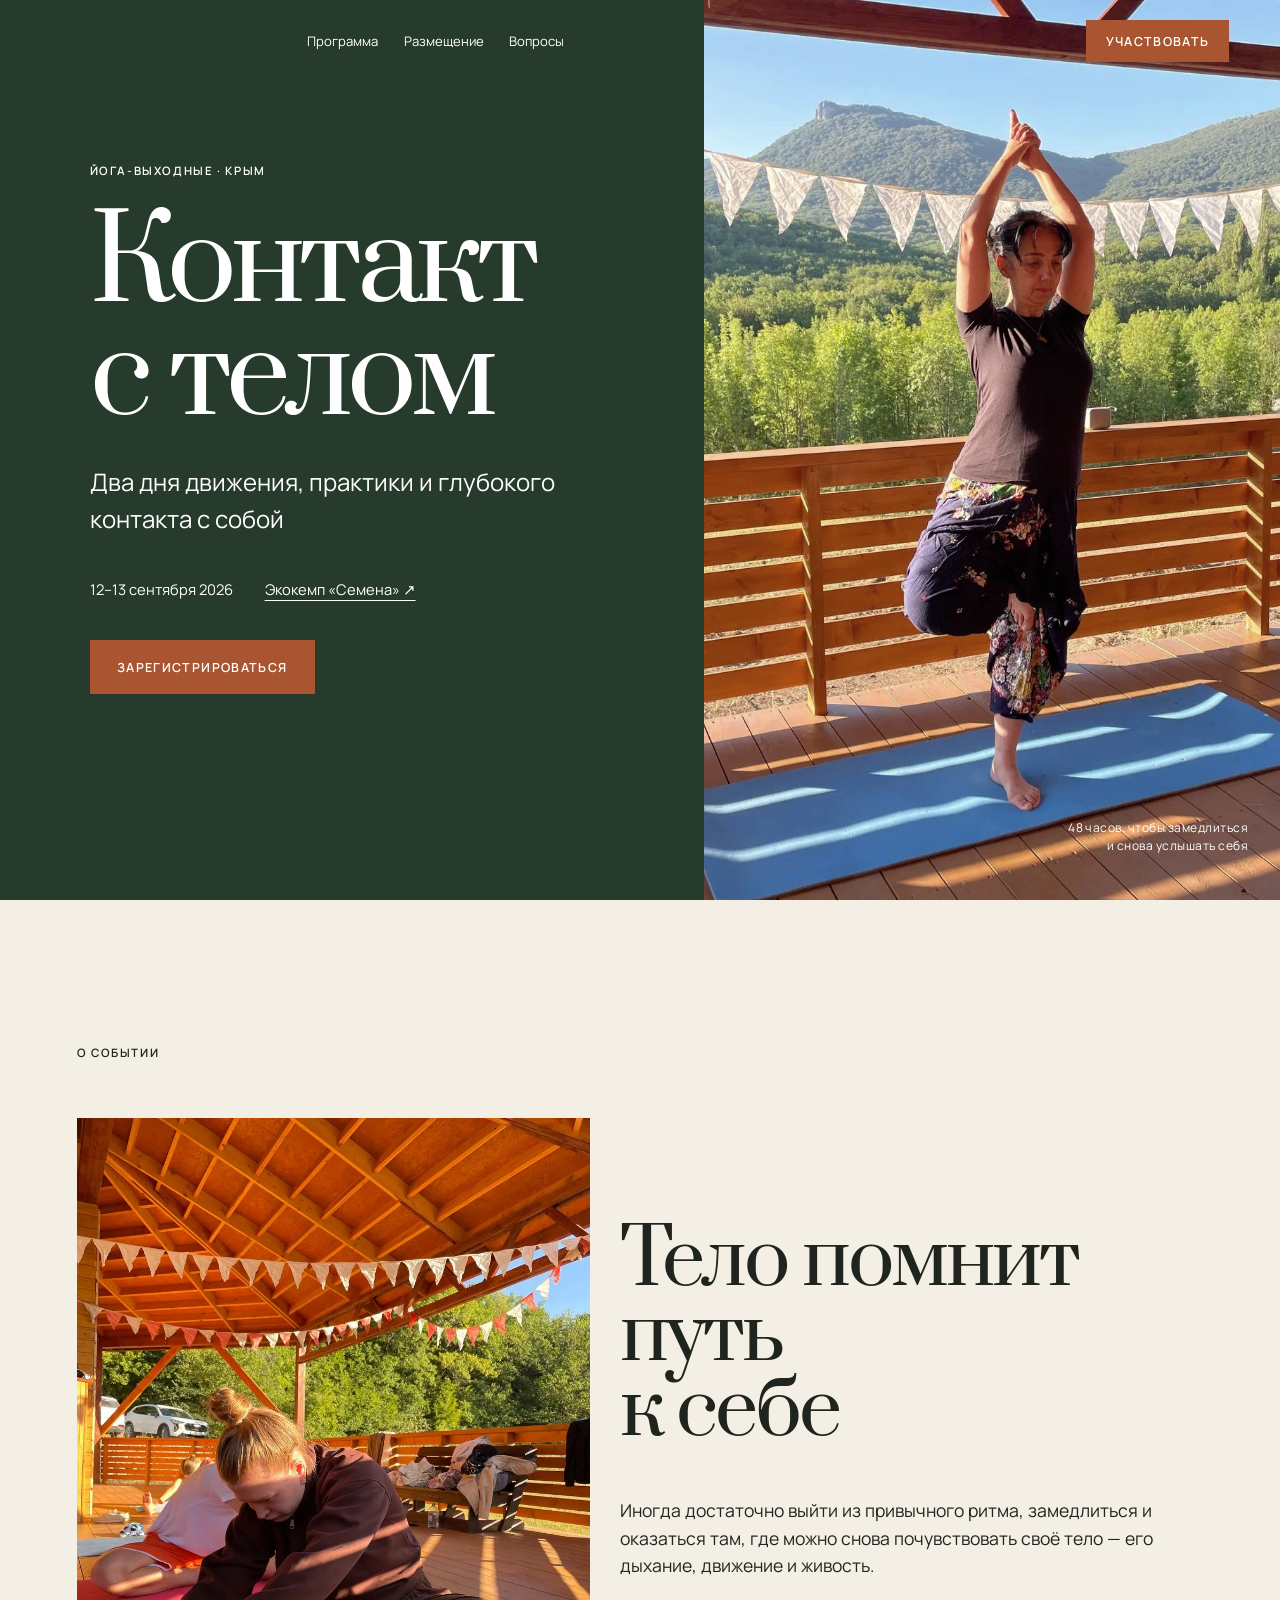
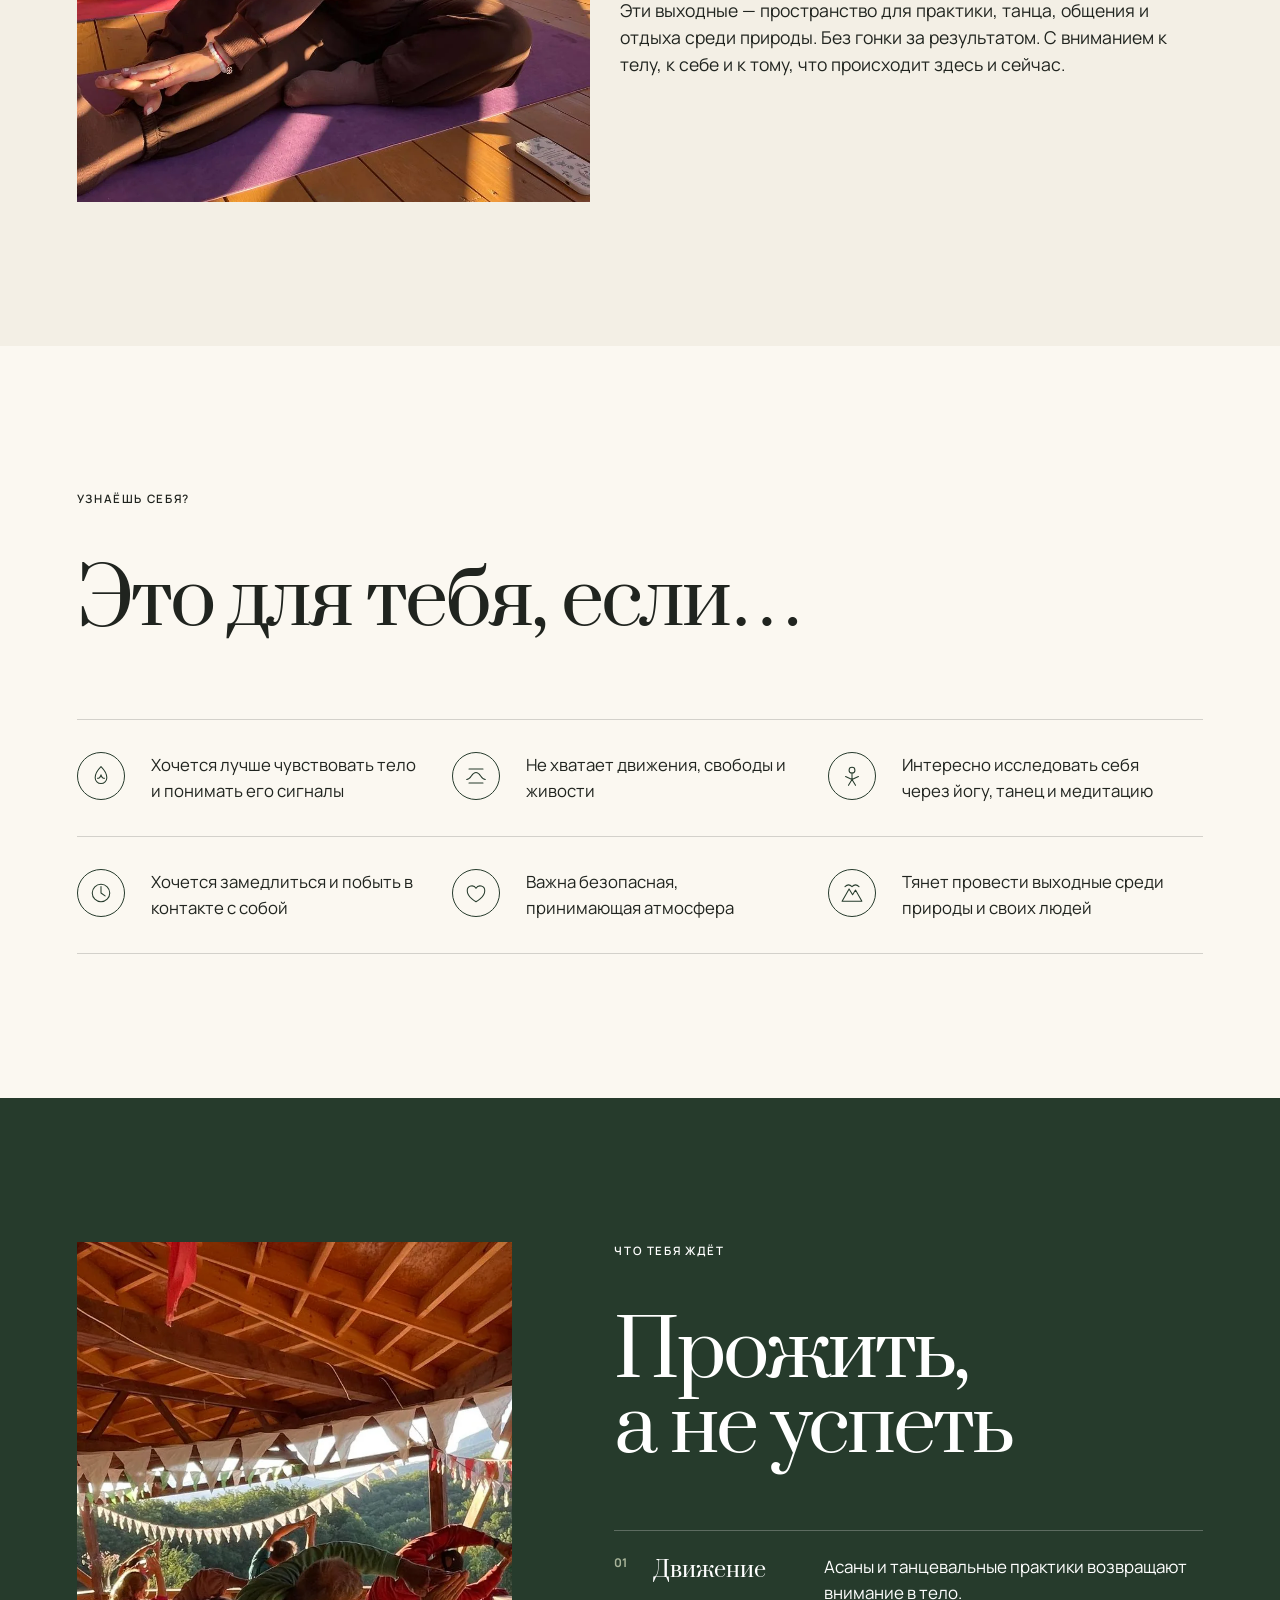
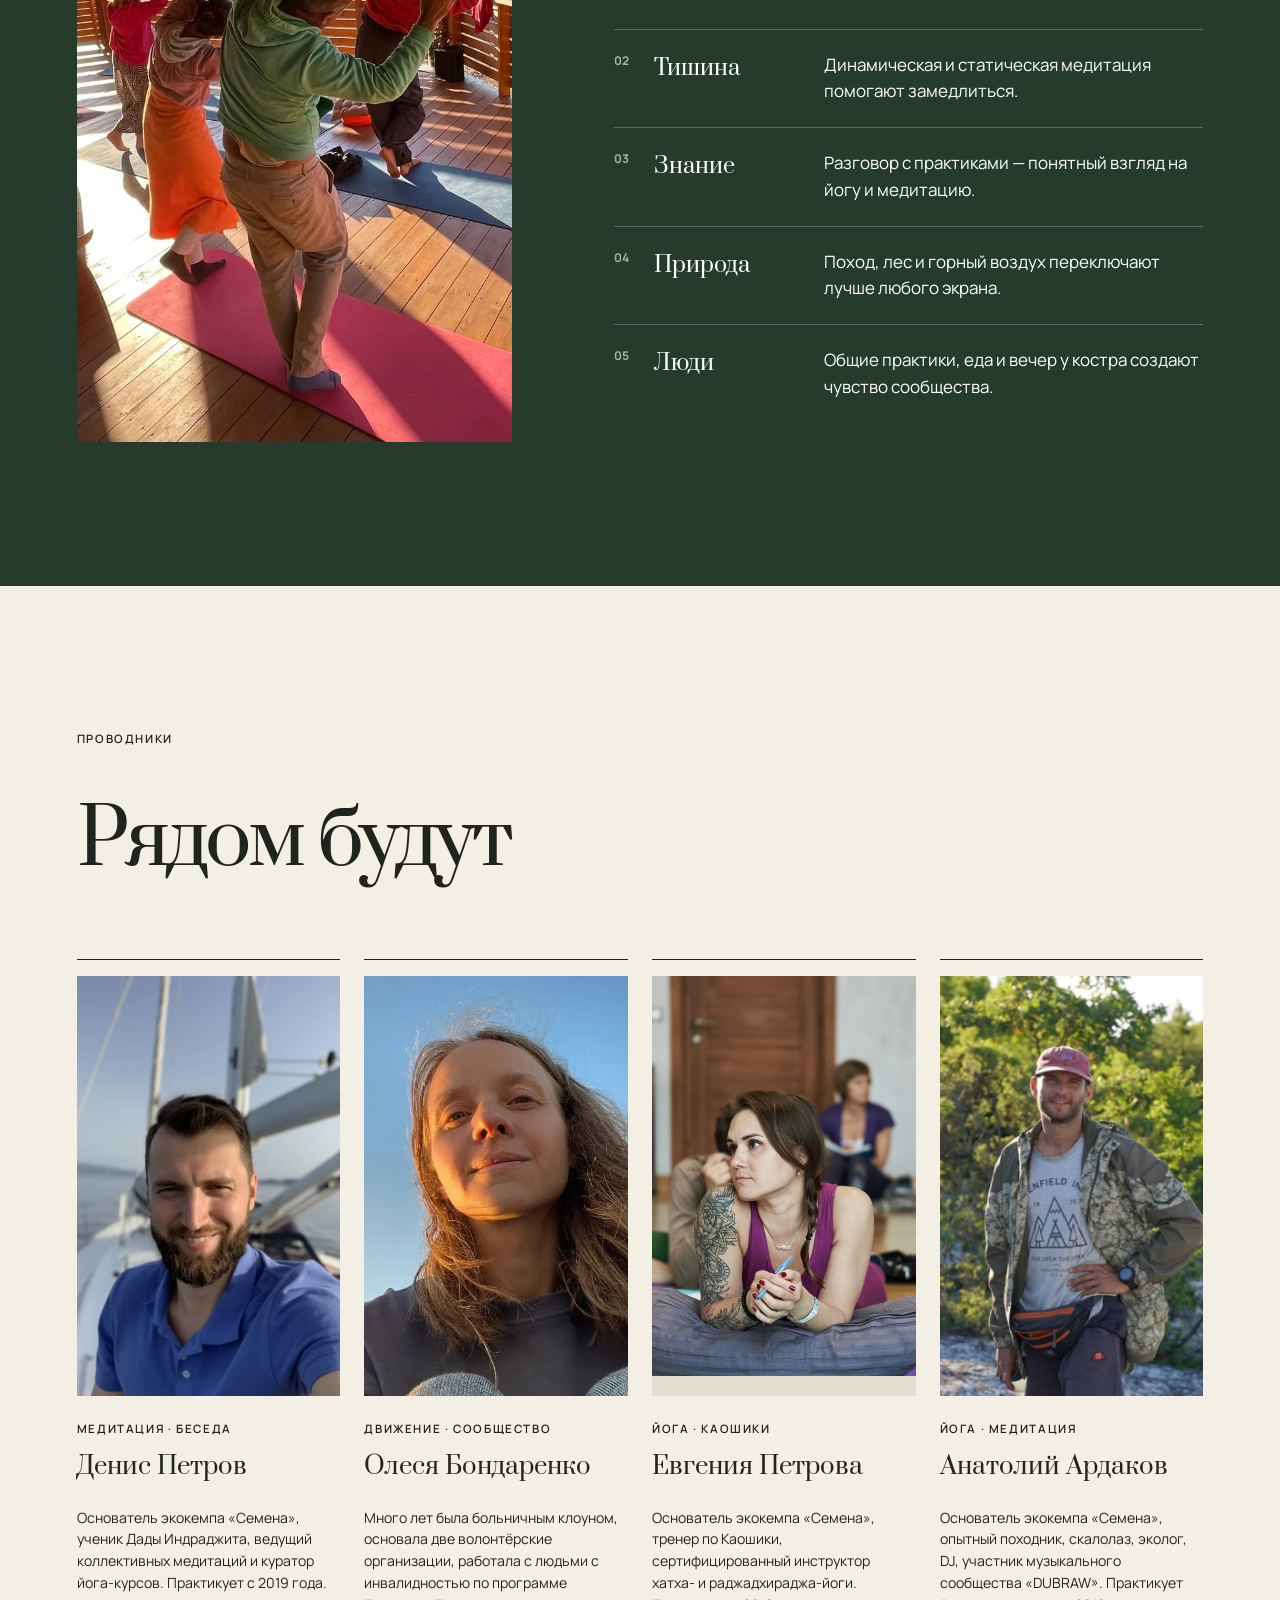
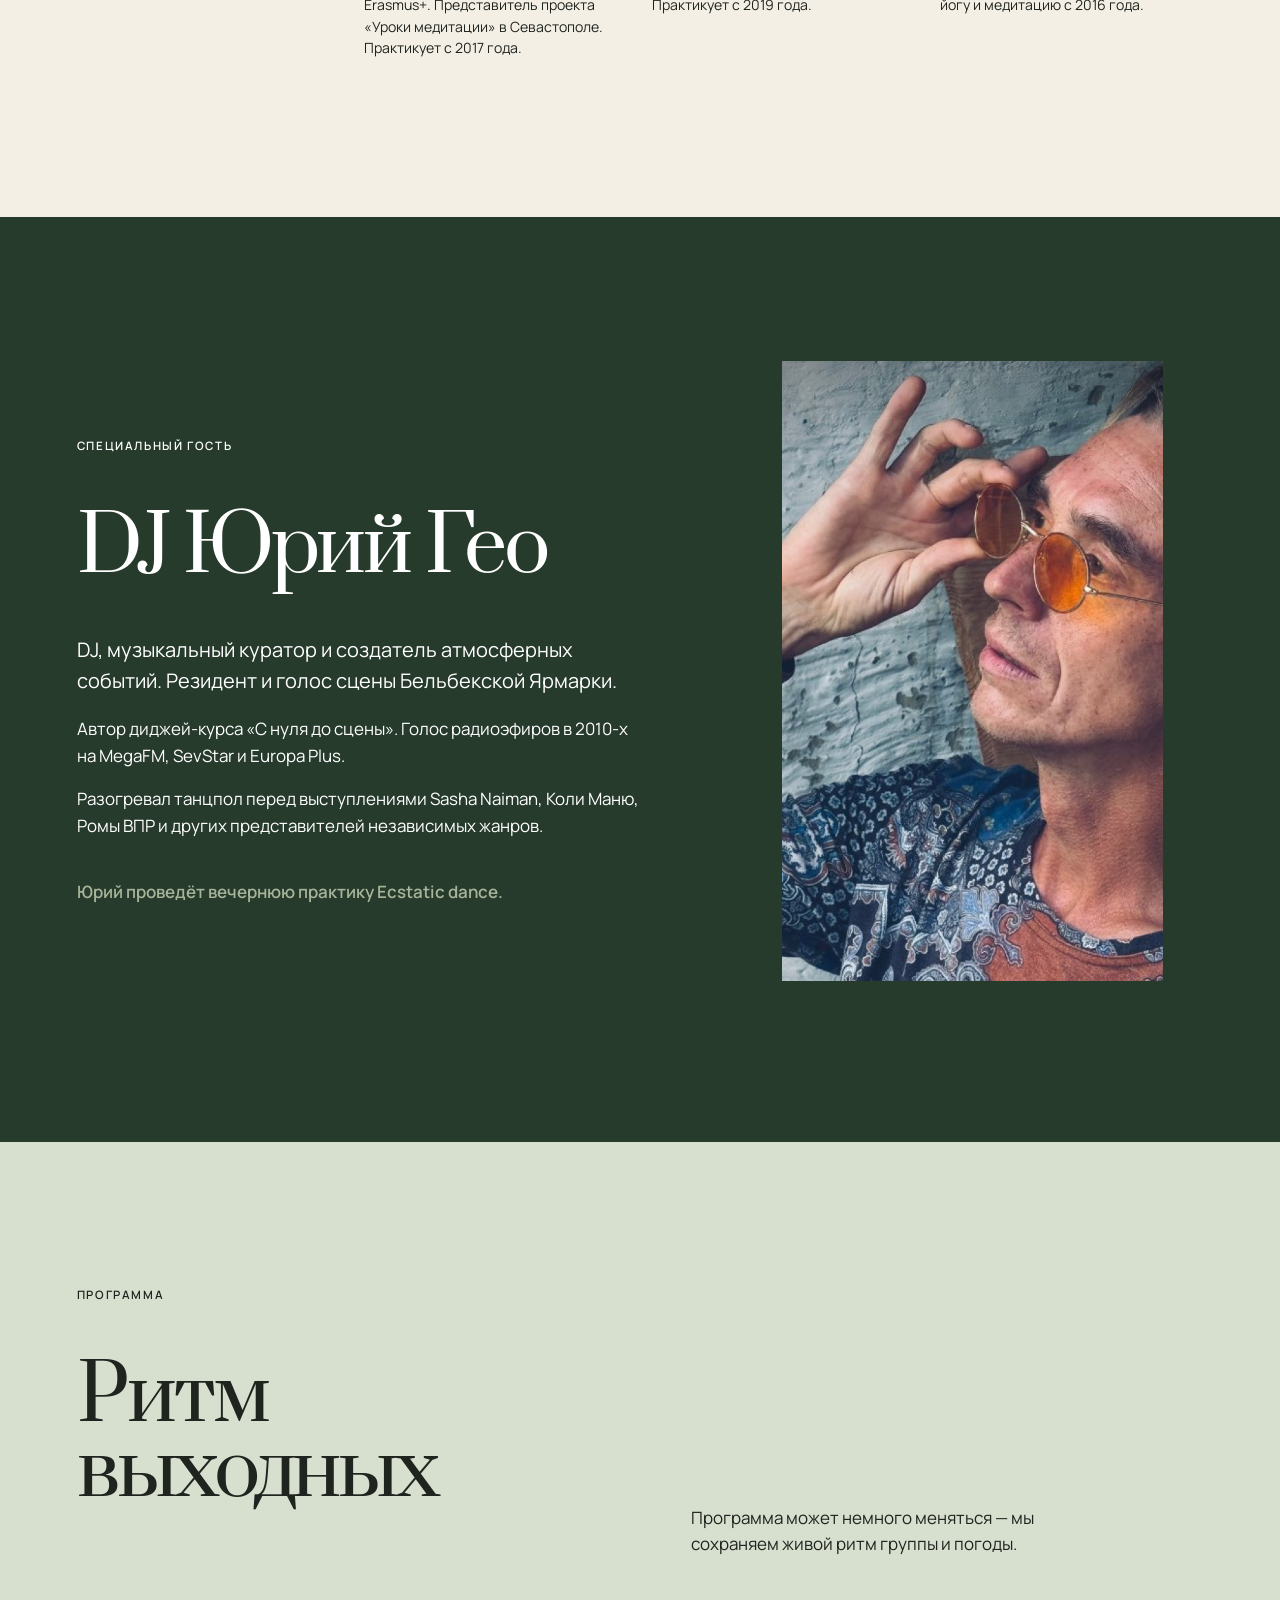
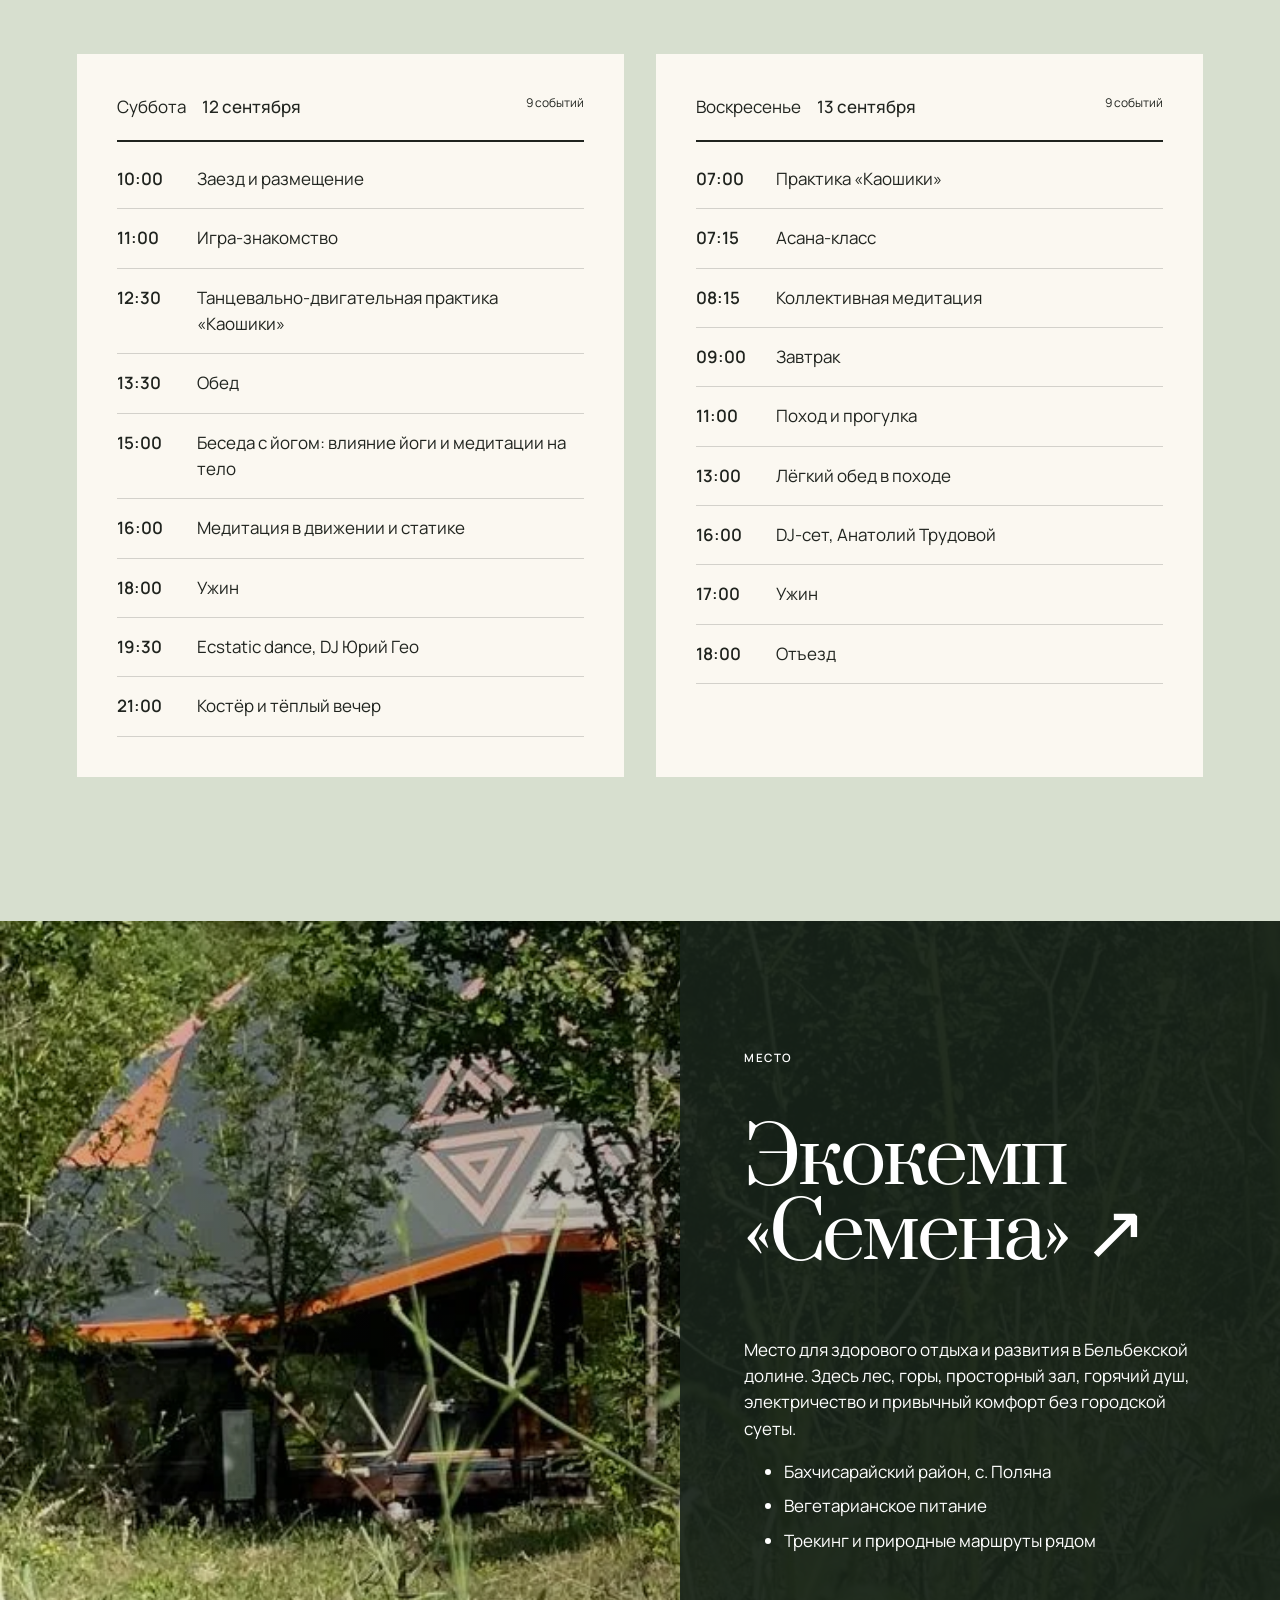
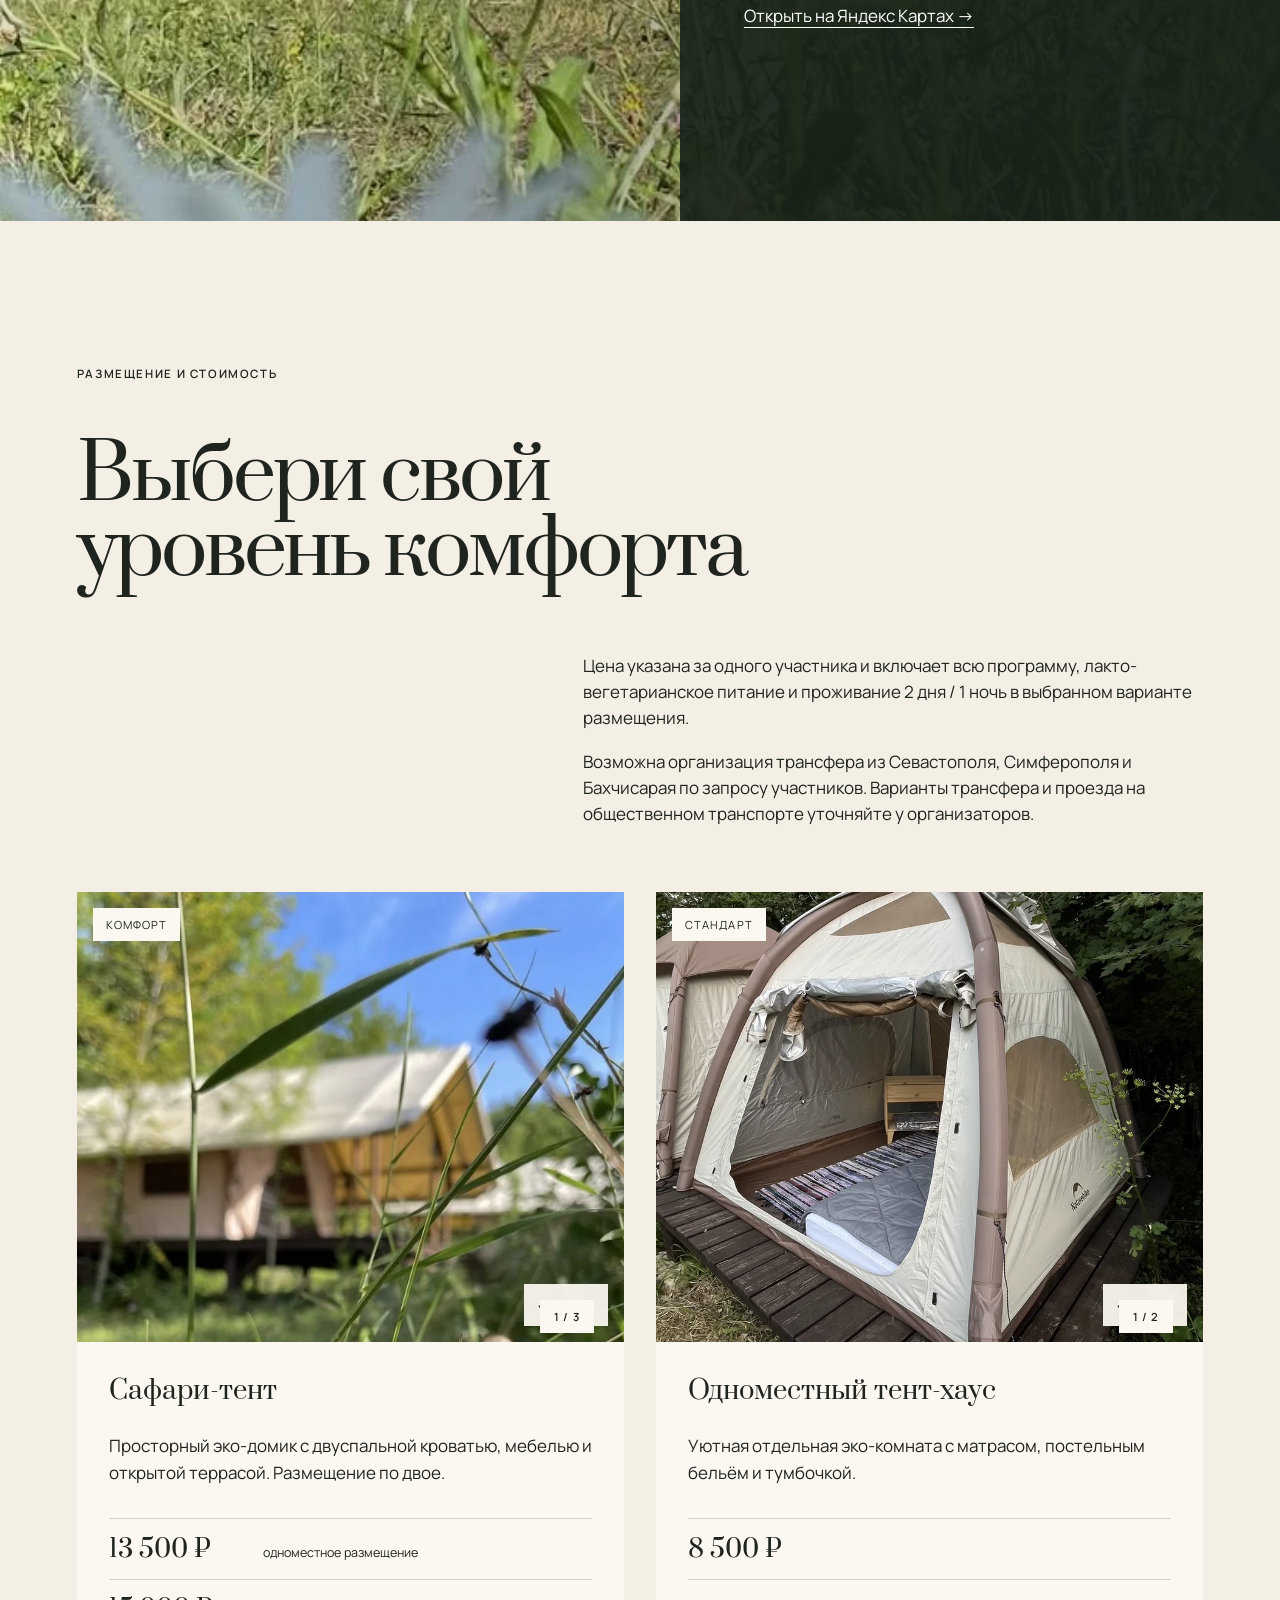
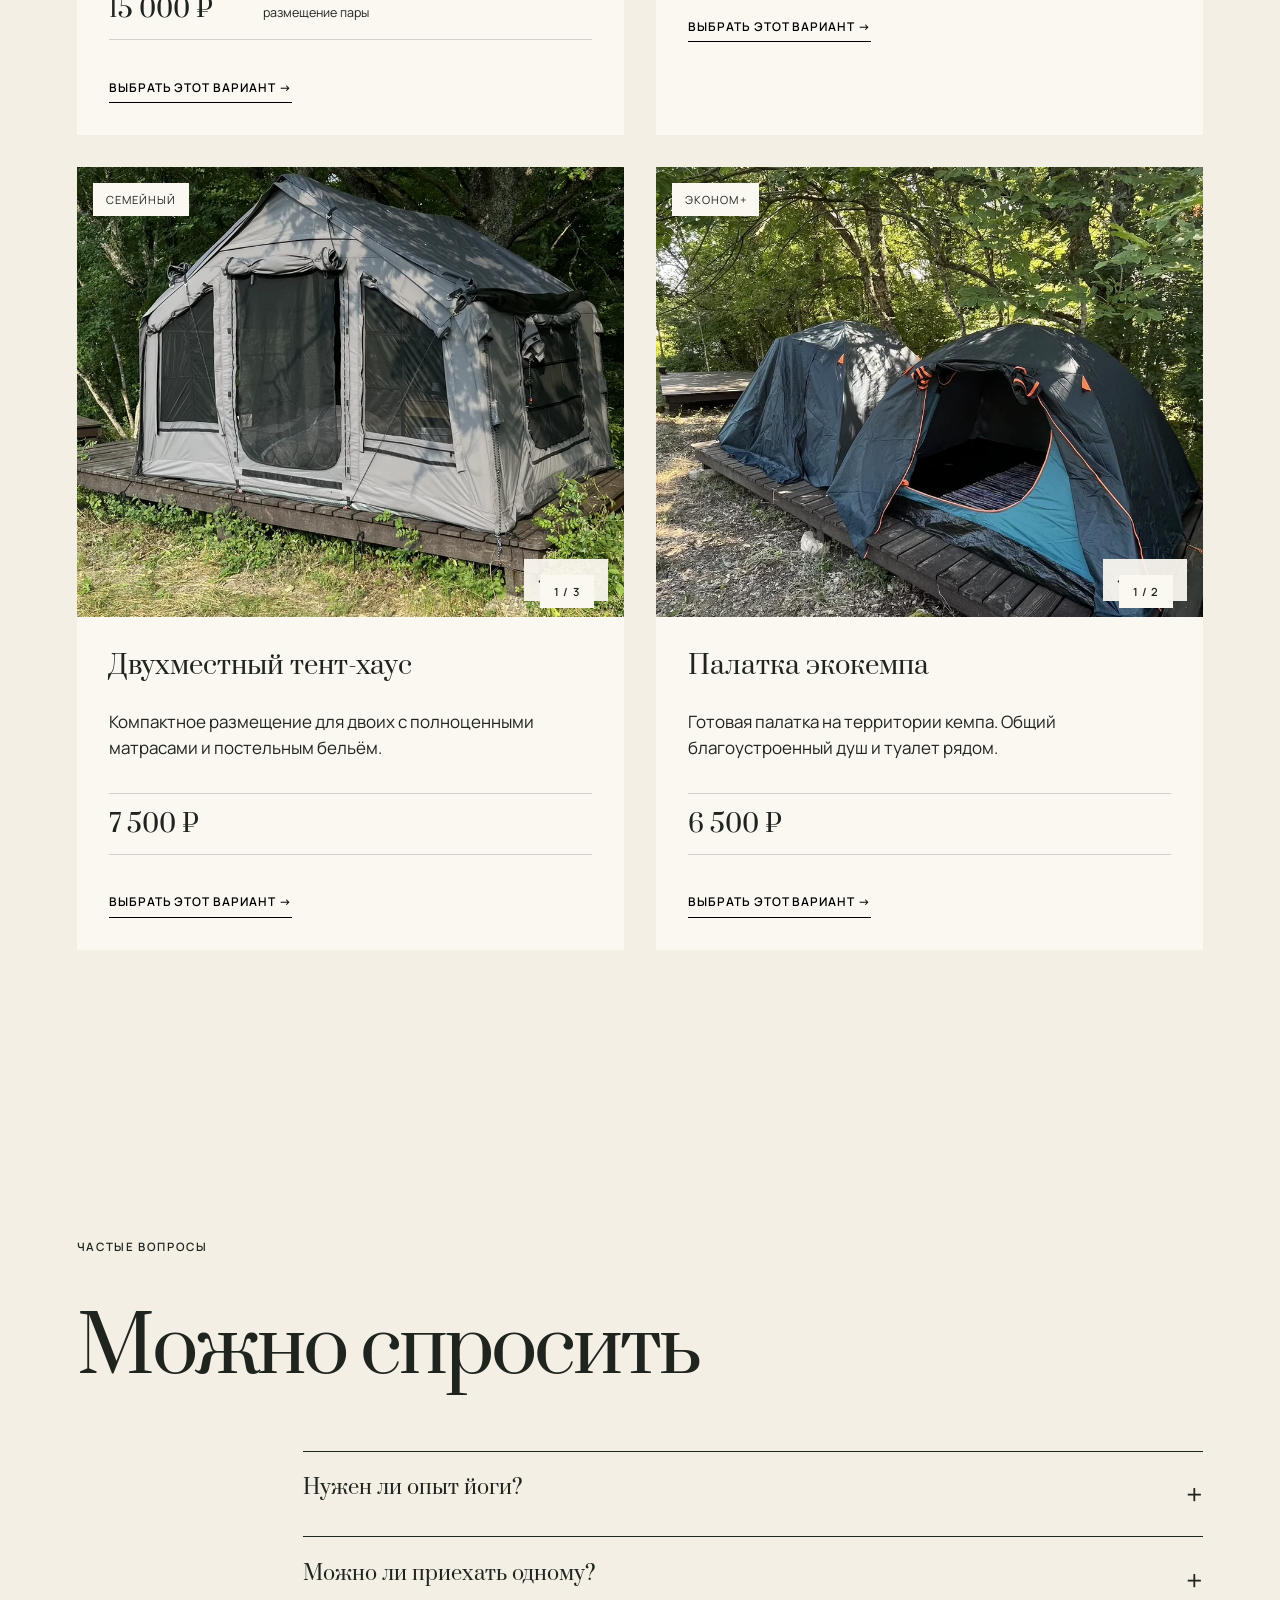
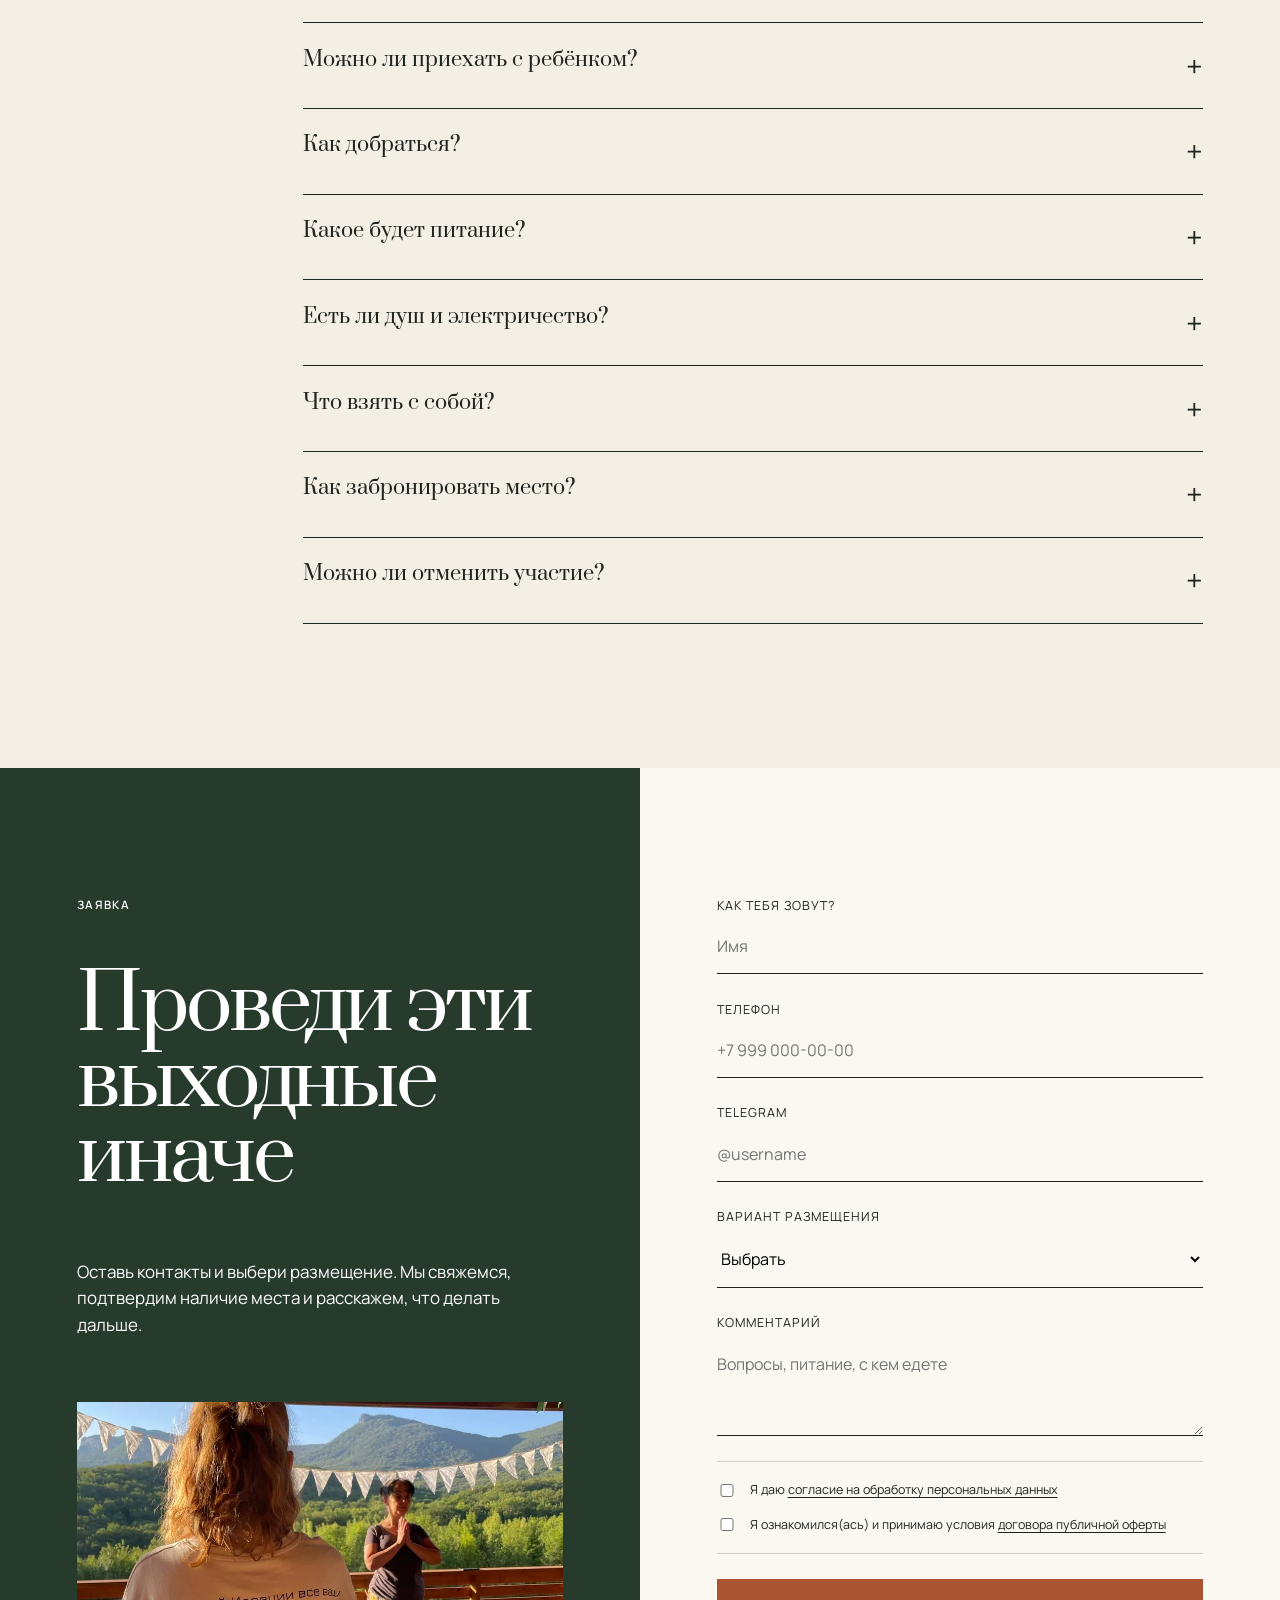
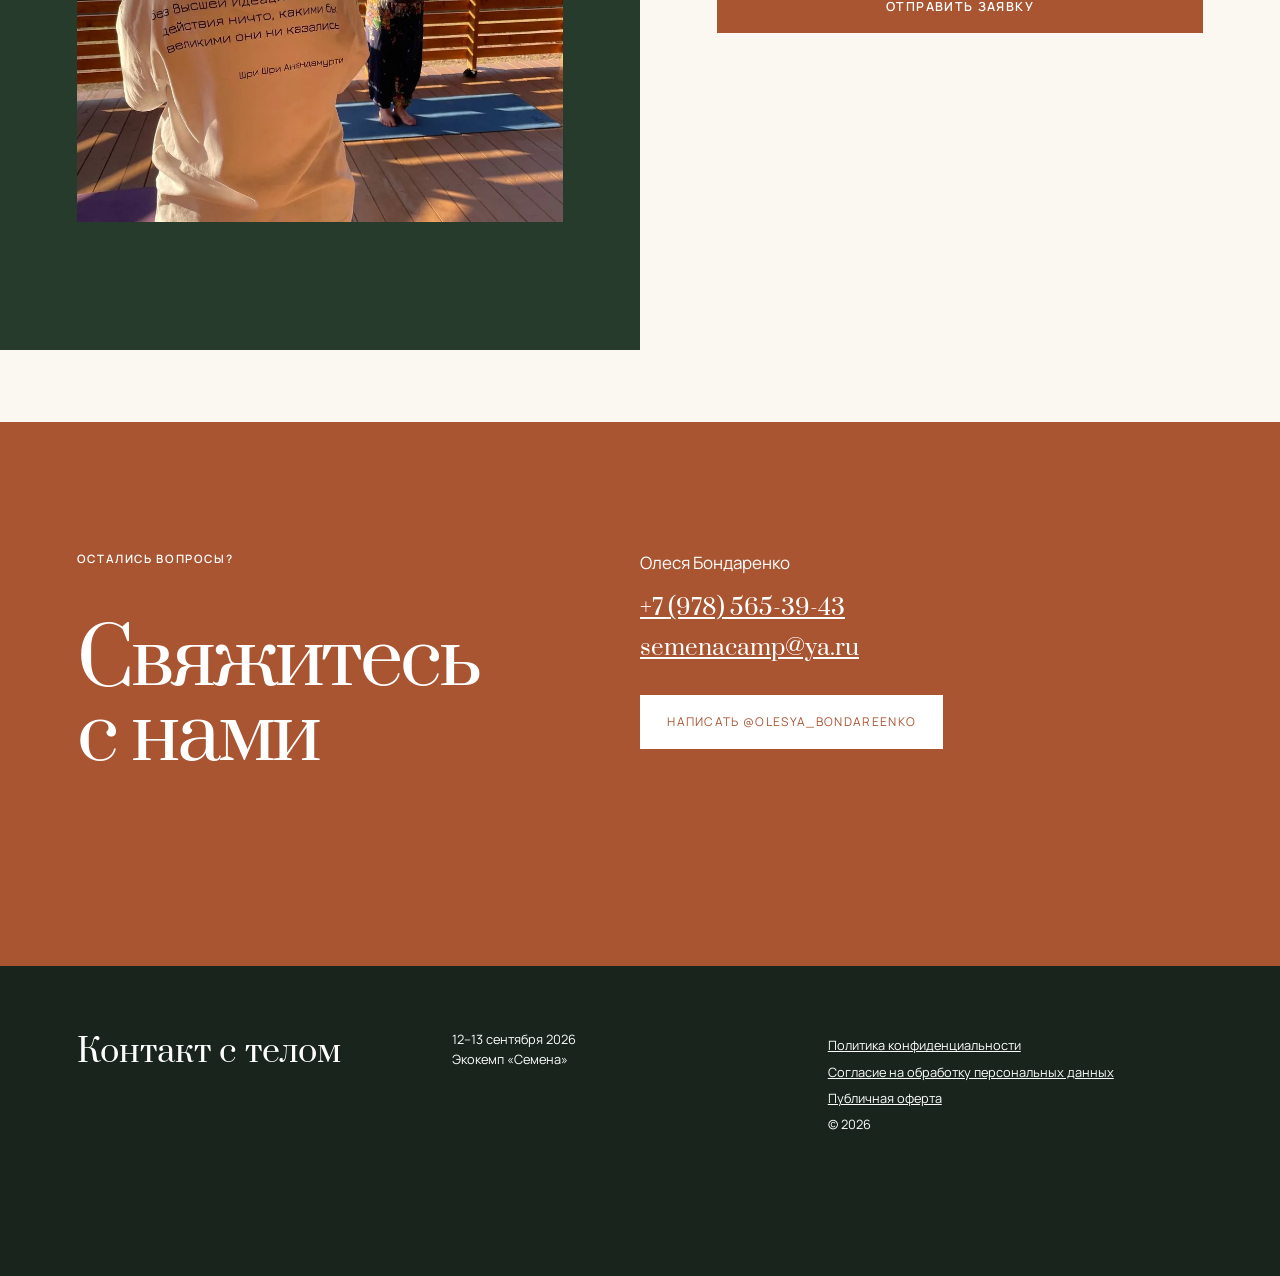
<file: index.html>
<!doctype html>
<html lang="ru">
<head>
  <meta charset="utf-8">
  <meta name="viewport" content="width=device-width,initial-scale=1">
  <title>Контакт с телом — йога-выходные в экокемпе «Семена»</title>
  <meta name="description" content="Два дня движения, практики и глубокого контакта с собой. 12–13 сентября 2026, экокемп «Семена», Крым.">
  <meta property="og:title" content="Контакт с телом — 12–13 сентября 2026">
  <meta property="og:description" content="Йога-выходные среди гор, леса и близких по духу людей.">
  <meta property="og:image" content="assets/images/niyati.webp">
  <meta name="theme-color" content="#263b2c">
  <link rel="icon" href="favicon.svg" type="image/svg+xml">
  <link rel="stylesheet" href="styles.css?v=11">
  <script defer src="content.js?v=10"></script>
  <script defer src="script.js?v=11"></script>
</head>
<body>
  <a class="skip" href="#main">К содержанию</a>
  <header class="topbar">
    <nav aria-label="Основная навигация"><a href="#program">Программа</a><a href="#stay">Размещение</a><a href="#faq">Вопросы</a></nav>
    <a class="button button-small" href="#registration" data-track="register_header">Участвовать</a>
  </header>

  <main id="main">
    <section class="hero" id="top">
      <div class="hero-copy reveal">
        <p class="eyebrow">Йога-выходные · Крым</p>
        <h1>Контакт<br>с телом</h1>
        <p class="hero-lead">Два дня движения, практики и глубокого контакта с собой</p>
        <div class="event-facts"><span>12–13 сентября 2026</span><a href="https://semenacamp.ru/" target="_blank" rel="noopener" data-track="venue_hero">Экокемп «Семена» ↗</a></div>
        <a class="button" href="#registration" data-track="register_hero">Зарегистрироваться</a>
      </div>
      <figure class="hero-image"><img src="assets/images/niyati.webp" alt="Практика йоги с видом на горы Бельбекской долины" width="960" height="1280" fetchpriority="high"></figure>
      <p class="hero-note">48 часов, чтобы замедлиться<br>и снова услышать себя</p>
    </section>

    <section class="intro section">
      <p class="section-no">О событии</p>
      <div class="intro-grid">
        <figure class="wide-photo"><img src="assets/images/block01.webp" alt="Практика растяжки в открытом зале экокемпа" loading="lazy" width="960" height="1280"></figure>
        <div class="intro-copy">
          <h2>Тело помнит путь<br>к себе</h2>
          <div class="prose"><p>Иногда достаточно выйти из привычного ритма, замедлиться и оказаться там, где можно снова почувствовать своё тело — его дыхание, движение и живость.</p><p>Эти выходные — пространство для практики, танца, общения и отдыха среди природы. Без гонки за результатом. С вниманием к телу, к себе и к тому, что происходит здесь и сейчас.</p></div>
        </div>
      </div>
    </section>

    <section class="section for-you">
      <p class="section-no">Узнаёшь себя?</p>
      <h2>Это для тебя, если…</h2>
      <div class="statements">
        <p><span class="statement-icon" aria-hidden="true"><svg viewBox="0 0 48 48"><path d="M24 8c-7 7-10 13-10 19a10 10 0 0 0 20 0c0-6-3-12-10-19Z"/><path d="M18 28c3 0 5-2 6-6 1 4 3 6 6 6"/></svg></span>Хочется лучше чувствовать тело и понимать его сигналы</p>
        <p><span class="statement-icon" aria-hidden="true"><svg viewBox="0 0 48 48"><path d="M8 30c8 0 8-12 16-12s8 12 16 12"/><path d="M12 36h24M12 12h24"/></svg></span>Не хватает движения, свободы и живости</p>
        <p><span class="statement-icon" aria-hidden="true"><svg viewBox="0 0 48 48"><circle cx="24" cy="14" r="5"/><path d="M24 19v11M13 25l11 5 11-5M18 40l6-10 6 10"/></svg></span>Интересно исследовать себя через йогу, танец и медитацию</p>
        <p><span class="statement-icon" aria-hidden="true"><svg viewBox="0 0 48 48"><circle cx="24" cy="24" r="15"/><path d="M24 13v11l7 5"/></svg></span>Хочется замедлиться и побыть в контакте с собой</p>
        <p><span class="statement-icon" aria-hidden="true"><svg viewBox="0 0 48 48"><path d="M24 39S9 31 9 20a8 8 0 0 1 15-4 8 8 0 0 1 15 4c0 11-15 19-15 19Z"/></svg></span>Важна безопасная, принимающая атмосфера</p>
        <p><span class="statement-icon" aria-hidden="true"><svg viewBox="0 0 48 48"><path d="M7 38 19 17l6 10 5-8 11 19Z"/><path d="M12 13c4-4 8-4 12 0 4-4 8-4 12 0"/></svg></span>Тянет провести выходные среди природы и своих людей</p>
      </div>
    </section>

    <section class="section experience">
      <div class="experience-photo"><img src="assets/images/block03.webp" alt="Танцевально-двигательная практика в открытом зале" loading="lazy" width="960" height="1280"></div>
      <div><p class="section-no">Что тебя ждёт</p><h2>Прожить,<br>а не успеть</h2><div class="benefits"><article><b>01</b><h3>Движение</h3><p>Асаны и танцевальные практики возвращают внимание в тело.</p></article><article><b>02</b><h3>Тишина</h3><p>Динамическая и статическая медитация помогают замедлиться.</p></article><article><b>03</b><h3>Знание</h3><p>Разговор с практиками — понятный взгляд на йогу и медитацию.</p></article><article><b>04</b><h3>Природа</h3><p>Поход, лес и горный воздух переключают лучше любого экрана.</p></article><article><b>05</b><h3>Люди</h3><p>Общие практики, еда и вечер у костра создают чувство сообщества.</p></article></div></div>
    </section>

    <section class="section teachers">
      <p class="section-no">Проводники</p><h2>Рядом будут</h2>
      <div class="teacher-grid" id="teachers"></div>
    </section>

    <section class="section special-guest">
      <div class="special-guest-copy">
        <p class="section-no">Специальный гость</p>
        <h2>DJ Юрий Гео</h2>
        <p class="guest-lead">DJ, музыкальный куратор и создатель атмосферных событий. Резидент и голос сцены Бельбекской Ярмарки.</p>
        <p>Автор диджей-курса «С нуля до сцены». Голос радиоэфиров в 2010-х на MegaFM, SevStar и Europa Plus.</p>
        <p>Разогревал танцпол перед выступлениями Sasha Naiman, Коли Маню, Ромы ВПР и других представителей независимых жанров.</p>
        <p class="guest-practice">Юрий проведёт вечернюю практику Ecstatic dance.</p>
      </div>
      <figure class="special-guest-photo"><img src="assets/images/yuri-geo.jpg" alt="DJ Юрий Гео" loading="lazy" width="900" height="900"></figure>
    </section>

    <section class="section program" id="program">
      <div class="program-head"><div><p class="section-no">Программа</p><h2>Ритм<br>выходных</h2></div><p>Программа может немного меняться — мы сохраняем живой ритм группы и погоды.</p></div>
      <div class="days" id="program-days"></div>
    </section>

    <section class="place">
      <img src="assets/images/block06.webp" alt="Эко-домик среди зелени и цветов" loading="lazy" width="720" height="1280">
      <div class="place-card"><p class="section-no">Место</p><h2><a href="https://semenacamp.ru" target="_blank" rel="noopener" data-track="venue">Экокемп<br>«Семена» ↗</a></h2><p>Место для здорового отдыха и развития в Бельбекской долине. Здесь лес, горы, просторный зал, горячий душ, электричество и привычный комфорт без городской суеты.</p><ul><li>Бахчисарайский район, с. Поляна</li><li>Вегетарианское питание</li><li>Трекинг и природные маршруты рядом</li></ul><a class="text-link" href="https://yandex.ru/maps/org/ekokemp_semena/129732978146/?ll=33.889394%2C44.550893&amp;z=15.78" target="_blank" rel="noopener">Открыть на Яндекс Картах →</a></div>
    </section>

    <section class="section stay" id="stay">
      <p class="section-no">Размещение и стоимость</p><h2>Выбери свой<br>уровень комфорта</h2><div class="stay-note"><p>Цена указана за одного участника и включает всю программу, лакто-вегетарианское питание и проживание 2 дня / 1 ночь в выбранном варианте размещения.</p><p>Возможна организация трансфера из Севастополя, Симферополя и Бахчисарая по запросу участников. Варианты трансфера и проезда на общественном транспорте уточняйте у организаторов.</p></div>
      <div class="stay-grid" id="accommodations"></div>
    </section>

    <section class="section faq" id="faq"><p class="section-no">Частые вопросы</p><h2>Можно спросить</h2><div class="faq-list" id="faq-list"></div></section>

    <section class="registration" id="registration">
      <div class="registration-intro"><p class="section-no">Заявка</p><h2>Проведи эти<br>выходные иначе</h2><p>Оставь контакты и выбери размещение. Мы свяжемся, подтвердим наличие места и расскажем, что делать дальше.</p><img src="assets/images/people.webp" alt="Участники практики в экокемпе" loading="lazy" width="960" height="1280"></div>
      <form id="signup-form" novalidate>
        <label>Как тебя зовут?<input name="name" autocomplete="name" required placeholder="Имя"></label>
        <label>Телефон<input name="phone" type="tel" autocomplete="tel" required placeholder="+7 999 000-00-00"></label>
        <label>Telegram<input name="telegram" placeholder="@username"></label>
        <label>Вариант размещения<select name="tariff" id="tariff" required><option value="">Выбрать</option></select></label>
        <label>Комментарий<textarea name="comment" rows="3" placeholder="Вопросы, питание, с кем едете"></textarea></label>
        <div class="legal-checks">
          <label class="consent"><input type="checkbox" name="personal_data_consent" required><span>Я даю <a href="assets/docs/personal-data-consent.pdf" target="_blank" rel="noopener">согласие на обработку персональных данных</a></span></label>
          <label class="consent"><input type="checkbox" name="public_offer_accepted" required><span>Я ознакомился(ась) и принимаю условия <a href="assets/docs/public-offer.pdf" target="_blank" rel="noopener">договора публичной оферты</a></span></label>
        </div>
        <button class="button" type="submit">Отправить заявку</button>
        <p class="form-status" role="status"></p>
      </form>
    </section>

    <div class="section-divider" aria-hidden="true"></div>

    <section class="contacts"><div><p class="section-no">Остались вопросы?</p><h2>Свяжитесь<br>с нами</h2></div><div><p>Олеся Бондаренко</p><a href="tel:+79785653943" data-track="phone">+7 (978) 565-39-43</a><a href="mailto:semenacamp@ya.ru">semenacamp@ya.ru</a><a class="button button-light" href="https://t.me/olesya_bondareenko" target="_blank" rel="noopener" data-track="telegram">Написать @olesya_bondareenko</a></div></section>
  </main>

  <footer><div class="brand-word">Контакт с телом</div><div><p>12–13 сентября 2026<br>Экокемп «Семена»</p></div><div><a href="privacy.html">Политика конфиденциальности</a><a href="assets/docs/personal-data-consent.pdf" target="_blank" rel="noopener">Согласие на обработку персональных данных</a><a href="assets/docs/public-offer.pdf" target="_blank" rel="noopener">Публичная оферта</a><p>© 2026</p></div></footer>
  <a class="sticky-cta" href="#registration" data-track="register_sticky">Зарегистрироваться <span>→</span></a>
</body>
</html>
</file>
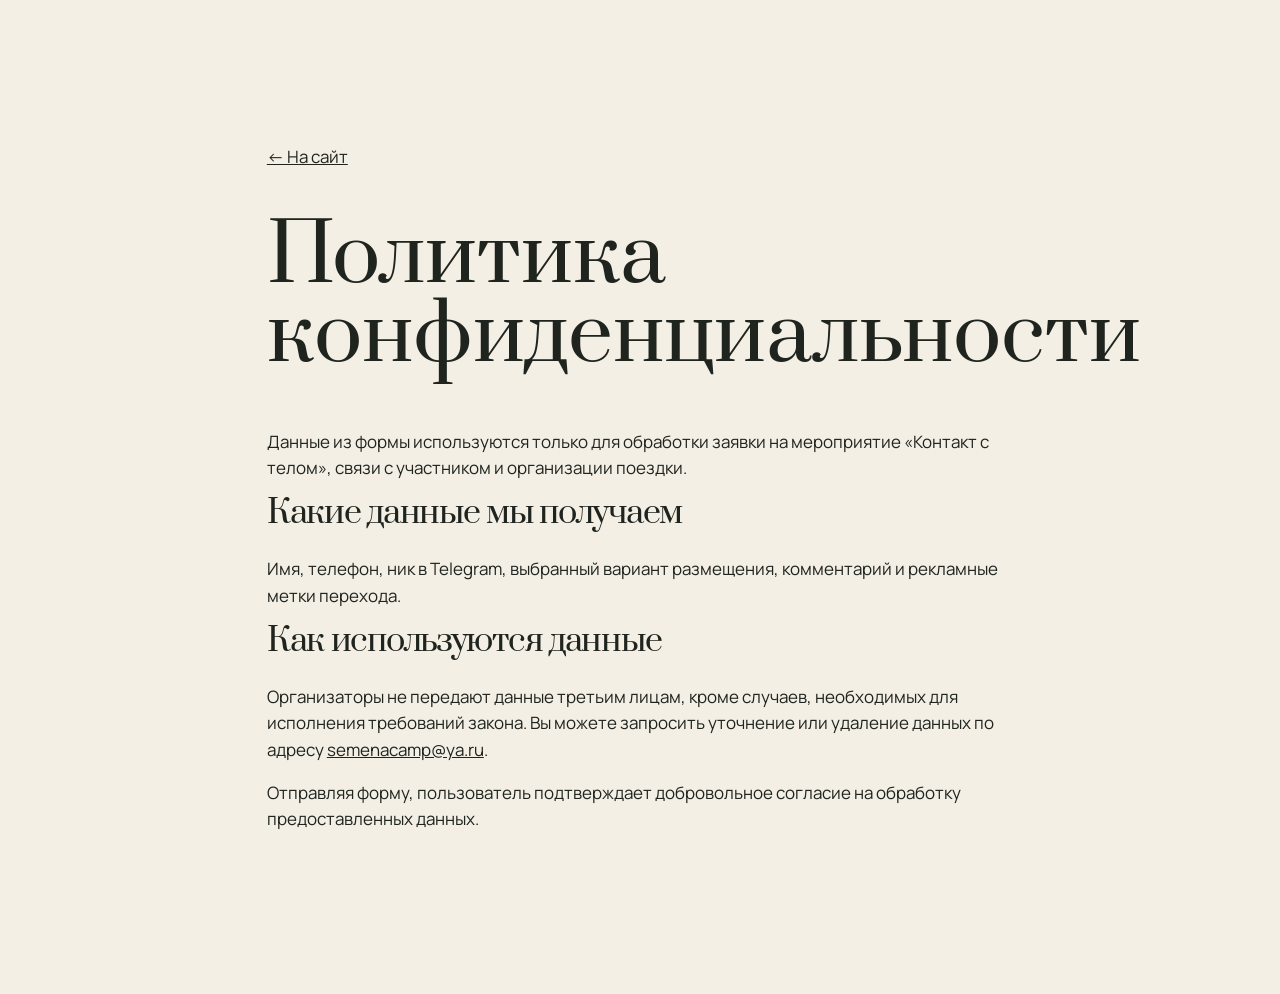
<file: privacy.html>
<!doctype html><html lang="ru"><head><meta charset="utf-8"><meta name="viewport" content="width=device-width,initial-scale=1"><title>Политика конфиденциальности — Контакт с телом</title><link rel="stylesheet" href="styles.css"></head><body><main class="section" style="max-width:900px;margin:auto"><a href="index.html">← На сайт</a><h1 style="font-size:clamp(2.5rem,7vw,5rem);margin-top:3rem">Политика конфиденциальности</h1><p>Данные из формы используются только для обработки заявки на мероприятие «Контакт с телом», связи с участником и организации поездки.</p><h2 style="font-size:2rem">Какие данные мы получаем</h2><p>Имя, телефон, ник в Telegram, выбранный вариант размещения, комментарий и рекламные метки перехода.</p><h2 style="font-size:2rem">Как используются данные</h2><p>Организаторы не передают данные третьим лицам, кроме случаев, необходимых для исполнения требований закона. Вы можете запросить уточнение или удаление данных по адресу <a href="mailto:semenacamp@ya.ru">semenacamp@ya.ru</a>.</p><p>Отправляя форму, пользователь подтверждает добровольное согласие на обработку предоставленных данных.</p></main></body></html>
</file>
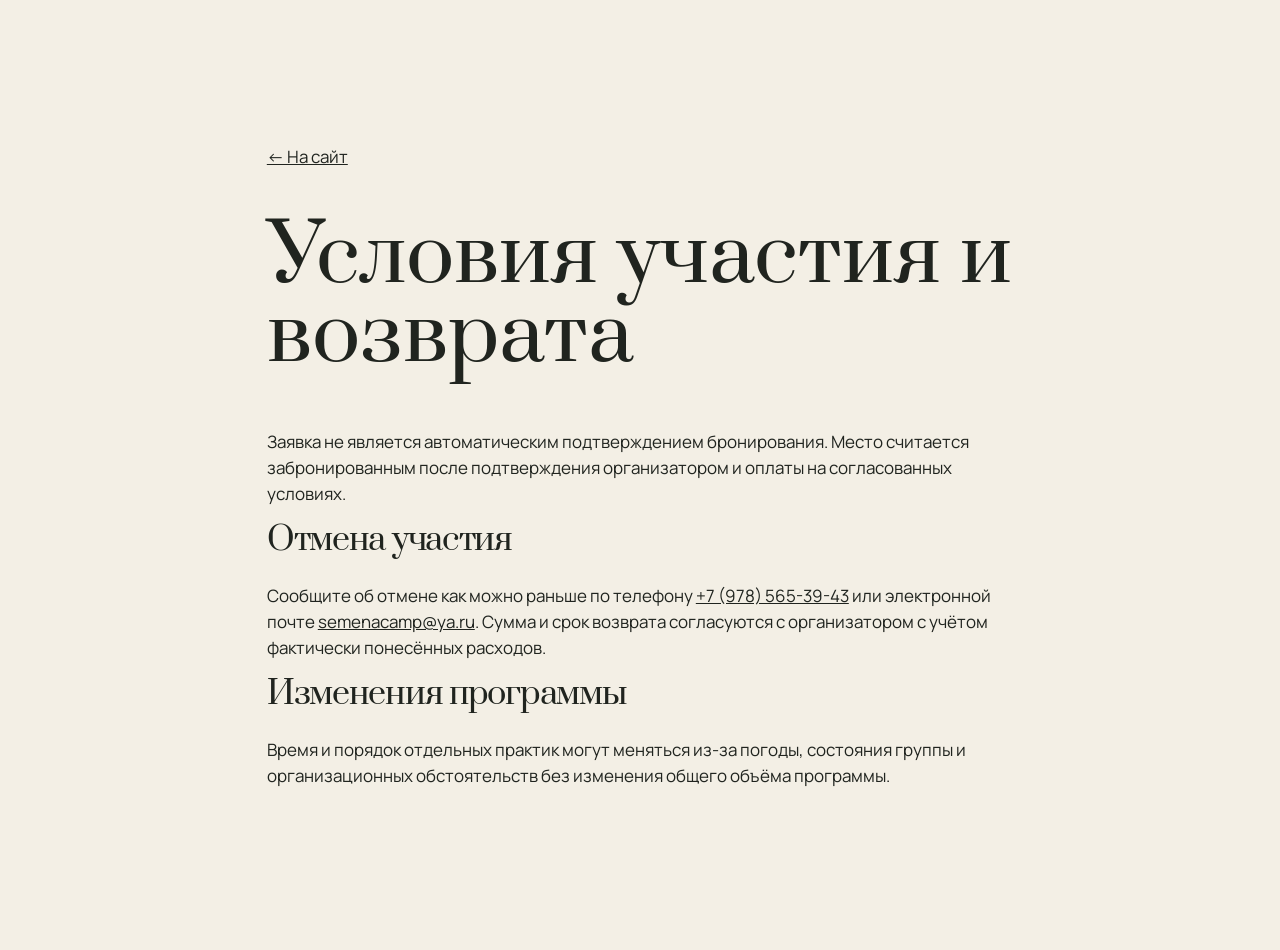
<file: terms.html>
<!doctype html><html lang="ru"><head><meta charset="utf-8"><meta name="viewport" content="width=device-width,initial-scale=1"><title>Условия участия и возврата — Контакт с телом</title><link rel="stylesheet" href="styles.css"></head><body><main class="section" style="max-width:900px;margin:auto"><a href="index.html">← На сайт</a><h1 style="font-size:clamp(2.5rem,7vw,5rem);margin-top:3rem">Условия участия и возврата</h1><p>Заявка не является автоматическим подтверждением бронирования. Место считается забронированным после подтверждения организатором и оплаты на согласованных условиях.</p><h2 style="font-size:2rem">Отмена участия</h2><p>Сообщите об отмене как можно раньше по телефону <a href="tel:+79785653943">+7 (978) 565-39-43</a> или электронной почте <a href="mailto:semenacamp@ya.ru">semenacamp@ya.ru</a>. Сумма и срок возврата согласуются с организатором с учётом фактически понесённых расходов.</p><h2 style="font-size:2rem">Изменения программы</h2><p>Время и порядок отдельных практик могут меняться из-за погоды, состояния группы и организационных обстоятельств без изменения общего объёма программы.</p></main></body></html>
</file>
<file: styles.css>
@import url('https://fonts.googleapis.com/css2?family=Manrope:wght@400;500;600&family=Prata&display=swap');
:root{--cream:#f3efe5;--paper:#fbf8f1;--ink:#20241f;--green:#263b2c;--sage:#a8b49a;--rust:#a95532;--line:rgba(32,36,31,.18);--serif:'Prata',serif;--sans:'Manrope',sans-serif}
*{box-sizing:border-box}html{scroll-behavior:smooth}body{margin:0;background:var(--cream);color:var(--ink);font-family:var(--sans);font-size:17px;line-height:1.55}img{display:block;width:100%;height:100%;object-fit:cover}a{color:inherit}h1,h2,h3,p,figure{margin-top:0}h1,h2{font-family:var(--serif);font-weight:400;line-height:.98}h2{font-size:clamp(2.7rem,6vw,5.7rem);letter-spacing:-.04em}.skip{position:fixed;top:-80px;left:1rem;z-index:99;background:#fff;padding:1rem}.skip:focus{top:1rem}.topbar{position:absolute;z-index:20;top:0;left:0;right:0;height:82px;display:flex;align-items:center;justify-content:space-between;padding:0 4vw;color:white}.brand{font-family:var(--serif);font-size:1.5rem;text-decoration:none}.topbar nav{display:flex;gap:2rem}.topbar nav a{text-decoration:none;font-size:.85rem}.button{display:inline-flex;align-items:center;justify-content:center;border:0;border-radius:0;background:var(--rust);color:#fff;text-transform:uppercase;letter-spacing:.11em;font:600 .78rem var(--sans);padding:1.15rem 1.7rem;text-decoration:none;cursor:pointer}.button-small{padding:.8rem 1.2rem}.section{padding:9rem 6vw}.section-no,.eyebrow{text-transform:uppercase;letter-spacing:.14em;font-size:.72rem;font-weight:600}.section-no{margin-bottom:3.5rem}.hero{min-height:100svh;background:var(--green);color:white;display:grid;grid-template-columns:55% 45%;position:relative;overflow:hidden}.hero-copy{padding:18vh 4vw 7vh 7vw;position:relative;z-index:2}.hero h1{font-size:clamp(4rem,9vw,8.3rem);letter-spacing:-.05em;margin:.25em 0}.hero-lead{font-size:clamp(1.1rem,2vw,1.5rem);max-width:520px}.event-facts{display:flex;gap:2rem;margin:2.5rem 0;font-size:.92rem}.hero-image{margin:0;height:100svh}.hero-image img{filter:saturate(.8)}.hero-note{position:absolute;right:2.5vw;bottom:2rem;text-align:right;font-size:.75rem;letter-spacing:.04em}.intro-grid{display:grid;grid-template-columns:1.3fr .7fr;gap:8vw;align-items:end}.intro-grid .prose{font-size:1.1rem}.wide-photo{height:72vh;margin:7rem 0 0}.wide-photo img{object-position:center 45%}.for-you{background:var(--paper)}.for-you h2{max-width:900px}.statements{display:grid;grid-template-columns:repeat(3,1fr);margin-top:5rem;border-top:1px solid var(--line)}.statements p{padding:2rem 2rem 2rem 0;margin:0;border-bottom:1px solid var(--line);font-size:1.05rem}.experience{display:grid;grid-template-columns:.85fr 1.15fr;gap:8vw;background:var(--green);color:white}.experience-photo{min-height:800px}.benefits article{display:grid;grid-template-columns:40px 170px 1fr;align-items:start;border-top:1px solid rgba(255,255,255,.25);padding:1.4rem 0}.benefits b{color:var(--sage);font-size:.75rem}.benefits h3,.benefits p{margin:0}.benefits h3{font-family:var(--serif);font-weight:400;font-size:1.35rem}.teachers h2{margin-bottom:5rem}.teacher-grid{display:grid;grid-template-columns:repeat(3,1fr);gap:1.5rem}.teacher-card{border-top:1px solid var(--ink);padding-top:1rem}.teacher-card img,.teacher-placeholder{height:420px;margin-bottom:1.5rem}.teacher-placeholder{display:grid;place-items:center;background:#d7d1c3;color:var(--green);font:4rem var(--serif)}.teacher-card h3{font:400 1.5rem var(--serif)}.teacher-card>p:last-child{font-size:.88rem}.program{background:#d7dfcf}.program-head{display:grid;grid-template-columns:1fr 1fr;gap:8vw;align-items:end}.program-head>p{max-width:420px}.days{display:grid;grid-template-columns:1fr 1fr;gap:2rem;margin-top:5rem}.day{background:var(--paper);padding:2.5rem}.day header{display:flex;justify-content:space-between;border-bottom:2px solid var(--ink);padding-bottom:1.2rem;margin-bottom:.5rem}.day header div{display:flex;gap:1rem}.day header b{font-weight:500}.day header>span{font-size:.75rem}.event{display:grid;grid-template-columns:80px 1fr;border-bottom:1px solid var(--line);padding:1rem 0}.event time{font-weight:600}.event p{margin:0}.place{min-height:100vh;position:relative}.place>img{position:absolute;inset:0}.place:after{content:'';position:absolute;inset:0;background:linear-gradient(90deg,rgba(0,0,0,.1),rgba(0,0,0,.45))}.place-card{position:relative;z-index:2;margin-left:auto;width:min(600px,48vw);min-height:100vh;background:rgba(24,35,26,.91);color:white;padding:8rem 5vw}.place-card h2 a{text-decoration:none}.place-card li{margin:.5rem 0}.text-link{display:inline-block;margin-top:2rem;text-underline-offset:5px}.stay>h2{max-width:950px}.stay-note{max-width:620px;margin:0 0 4rem auto}.stay-grid{display:grid;grid-template-columns:1fr 1fr;gap:2rem}.stay-card{background:var(--paper)}.stay-image{height:450px;position:relative}.stay-image span{position:absolute;left:1rem;top:1rem;background:var(--paper);padding:.5rem .8rem;text-transform:uppercase;font-size:.7rem;letter-spacing:.1em}.stay-body{padding:2rem}.stay-body h3{font:400 1.6rem var(--serif)}.price{display:flex;align-items:baseline;gap:1rem;margin:2rem 0}.price b{font:400 2.5rem var(--serif)}.price span{font-size:.8rem}.text-button{border:0;border-bottom:1px solid;background:none;padding:.4rem 0;font:600 .75rem var(--sans);text-transform:uppercase;letter-spacing:.08em;cursor:pointer}.included{display:grid;grid-template-columns:1fr 1fr 1fr;gap:2rem;background:#d6c7b0}.include-card{padding:3rem;background:var(--paper)}.include-card h3{font:400 1.6rem var(--serif)}.include-card li{margin:.8rem 0}.yes li::marker{content:'✓  ';color:var(--green)}.no li::marker{content:'×  ';color:var(--rust)}.faq-list{margin-left:auto;max-width:900px}.faq details{border-top:1px solid var(--ink);padding:1.4rem 0}.faq details:last-child{border-bottom:1px solid var(--ink)}.faq summary{display:flex;justify-content:space-between;font:400 1.25rem var(--serif);cursor:pointer;list-style:none}.faq summary span{font:400 1.8rem var(--sans);transition:.2s}.faq details[open] summary span{transform:rotate(45deg)}.faq details p{max-width:700px;margin:1rem 0 0}.registration{display:grid;grid-template-columns:1fr 1fr;background:var(--green);color:white}.registration-intro{padding:8rem 6vw}.registration-intro img{height:420px;margin-top:4rem}.registration form{background:var(--paper);color:var(--ink);padding:8rem 6vw;display:flex;flex-direction:column;gap:1.6rem}.registration label{font-size:.78rem;text-transform:uppercase;letter-spacing:.08em}.registration input,.registration select,.registration textarea{display:block;width:100%;border:0;border-bottom:1px solid var(--ink);background:transparent;border-radius:0;padding:1rem 0;font:1rem var(--sans);margin-top:.25rem}.consent{display:flex;gap:.8rem;text-transform:none!important;letter-spacing:0!important;align-items:flex-start}.consent input{width:20px;margin:.15rem 0 0;flex:0 0 20px}.form-status{min-height:3em;color:var(--green)}.after-grid{display:grid;grid-template-columns:repeat(3,1fr);gap:2rem}.after article{border-top:1px solid;padding-top:1.5rem}.after h3{font:400 1.5rem var(--serif)}.contacts{padding:8rem 6vw;background:var(--rust);color:white;display:grid;grid-template-columns:1fr 1fr}.contacts a{display:block;font:400 1.4rem var(--serif);margin:.6rem 0}.button-light{font:.75rem var(--sans)!important;background:white;color:var(--rust);width:max-content;margin-top:2rem!important}footer{background:#18241c;color:white;padding:4rem 6vw 8rem;display:grid;grid-template-columns:1fr 1fr 1fr;font-size:.8rem}footer a{display:block;margin:.4rem 0}.brand-word{font:2rem var(--serif)}.sticky-cta{display:none}.reveal{opacity:0;transform:translateY(20px);transition:.7s ease}.reveal.visible{opacity:1;transform:none}
@media(max-width:800px){body{font-size:16px}.topbar{height:64px;padding:0 1rem}.topbar nav{display:none}.topbar .button{display:none}.hero{grid-template-columns:1fr;min-height:100svh}.hero-copy{padding:17vh 1.2rem 2rem}.hero h1{font-size:clamp(3.7rem,20vw,6rem)}.hero-image{position:absolute;inset:0;height:100%;opacity:.38}.hero:after{content:'';position:absolute;inset:0;background:linear-gradient(180deg,rgba(20,36,25,.15),rgba(20,36,25,.8))}.hero-copy{z-index:2}.hero-note{display:none}.event-facts{flex-direction:column;gap:.25rem;margin:2rem 0}.section{padding:6rem 1.2rem}.section-no{margin-bottom:2rem}.intro-grid,.experience,.program-head,.included,.registration,.contacts{grid-template-columns:1fr}.wide-photo{height:60vh;margin-top:4rem}.statements{grid-template-columns:1fr}.experience-photo{min-height:500px}.experience>div:last-child{padding:0}.benefits article{grid-template-columns:35px 1fr}.benefits article p{grid-column:2}.teacher-grid{display:flex;overflow-x:auto;scroll-snap-type:x mandatory;margin-right:-1.2rem;padding-right:1.2rem}.teacher-card{min-width:84vw;scroll-snap-align:start}.teacher-card img,.teacher-placeholder{height:390px}.days{grid-template-columns:1fr;margin-top:3rem}.day{padding:1.5rem}.day header>span{display:none}.event{grid-template-columns:65px 1fr}.place-card{width:100%;min-height:auto;padding:6rem 1.2rem;background:rgba(24,35,26,.88)}.place{min-height:0}.place>img{position:absolute}.stay-note{margin:0 0 3rem}.stay-grid{display:flex;overflow-x:auto;scroll-snap-type:x mandatory;margin-right:-1.2rem;padding-right:1.2rem}.stay-card{min-width:87vw;scroll-snap-align:start}.stay-image{height:370px}.included{gap:1rem}.include-card{padding:2rem}.registration-intro,.registration form{padding:6rem 1.2rem}.registration-intro img{height:350px}.after-grid{grid-template-columns:1fr}.contacts{gap:2rem}footer{grid-template-columns:1fr;gap:2rem;padding:4rem 1.2rem 7rem}.sticky-cta{position:fixed;display:flex;justify-content:space-between;align-items:center;z-index:30;bottom:0;left:0;right:0;background:var(--rust);color:white;padding:1rem 1.2rem;text-decoration:none;text-transform:uppercase;letter-spacing:.1em;font-size:.75rem}.sticky-cta span{font-size:1.2rem}}
@media(prefers-reduced-motion:reduce){html{scroll-behavior:auto}.reveal{opacity:1;transform:none;transition:none}}
@media(min-width:801px){.topbar nav{position:absolute;left:24vw;gap:1.6rem;white-space:nowrap}.topbar nav a{font-size:.82rem}}
@media(min-width:801px) and (max-width:1100px){.topbar nav{left:19vw;gap:1rem}.topbar nav a{font-size:.75rem}}
.event-facts a{text-underline-offset:5px;text-decoration-thickness:1px}
.statements p{display:grid;grid-template-columns:58px 1fr;align-items:start;gap:1rem}
.statement-icon{display:grid;place-items:center;width:48px;height:48px;border:1px solid var(--green);border-radius:50%;color:var(--green)}
.statement-icon svg{width:28px;height:28px;fill:none;stroke:currentColor;stroke-width:1.8;stroke-linecap:round;stroke-linejoin:round}
.teacher-card img{object-position:center 28%}
.stay-image>img{position:absolute;inset:0;transition:opacity .25s ease}
.stay-image>img.gallery-hidden{display:none}
.gallery-controls{position:absolute;right:1rem;bottom:1rem;z-index:2;display:flex;align-items:center;background:rgba(251,248,241,.94);color:var(--ink)}
.gallery-arrow{width:42px;height:42px;border:0;background:transparent;color:inherit;font:1.1rem var(--sans);cursor:pointer}
.gallery-arrow:hover{background:rgba(38,59,44,.1)}
.gallery-count{min-width:54px;text-align:center;font-size:.72rem;font-weight:600}
@media(max-width:800px){.statements p{grid-template-columns:52px 1fr}.statement-icon{width:44px;height:44px}.gallery-arrow{width:46px;height:46px}}
.intro .intro-grid{grid-template-columns:minmax(300px,.86fr) minmax(360px,1.14fr);gap:8vw;align-items:center}
.intro .wide-photo{height:min(76vh,780px);margin:0;aspect-ratio:3/4}
.intro .wide-photo img{object-position:center center}
.intro-copy h2{margin-bottom:3rem}
.intro-copy .prose{max-width:620px}
@media(max-width:800px){.intro .intro-grid{grid-template-columns:1fr;gap:3rem}.intro .wide-photo{width:100%;height:auto;aspect-ratio:3/4}.intro-copy h2{margin-bottom:2rem}}
.legal-checks{display:grid;gap:1rem;padding:1.2rem 0;border-top:1px solid var(--line);border-bottom:1px solid var(--line)}
.legal-checks .consent span{line-height:1.45}
.legal-checks a{text-underline-offset:3px}
.topbar>.button{margin-left:auto}
.teacher-grid{grid-template-columns:repeat(4,1fr)}
.teacher-card img.teacher-image-contain{object-fit:contain;object-position:center top;background:#e3ded2}
.special-guest{display:grid;grid-template-columns:1.1fr .9fr;gap:8vw;align-items:center;background:var(--green);color:white}
.special-guest h2{margin-bottom:3rem}
.special-guest-copy{max-width:700px}
.guest-lead{font-size:1.25rem}
.guest-practice{margin-top:2.5rem;color:var(--sage);font-weight:600}
.special-guest-photo{height:620px}
.special-guest-photo img{object-position:center}
.price-list{display:grid;margin:2rem 0;border-top:1px solid var(--line)}
.price-row{display:grid;grid-template-columns:minmax(120px,.42fr) 1fr;gap:1rem;align-items:baseline;padding:.8rem 0;border-bottom:1px solid var(--line)}
.price-row b{font:400 1.55rem var(--serif)}
.price-row span{font-size:.78rem}
.price-row-future{color:rgba(32,36,31,.58);text-decoration:line-through;text-decoration-thickness:1px}
.faq-checklist{padding:0;list-style:none}
.faq-checklist li{position:relative;padding:.35rem 0 .35rem 2rem}
.faq-checklist li:before{content:'✓';position:absolute;left:0;top:.35rem;font-weight:600;color:var(--green)}
.section-divider{height:72px;background:var(--paper)}
@media(min-width:801px) and (max-width:1100px){.teacher-grid{grid-template-columns:repeat(2,1fr)}}
@media(max-width:800px){.special-guest{grid-template-columns:1fr;gap:3rem}.special-guest h2{margin-bottom:2rem}.special-guest-photo{height:auto;aspect-ratio:1}.teacher-card img,.teacher-placeholder{height:440px}.price-row{grid-template-columns:1fr;gap:.1rem}}
</file>
